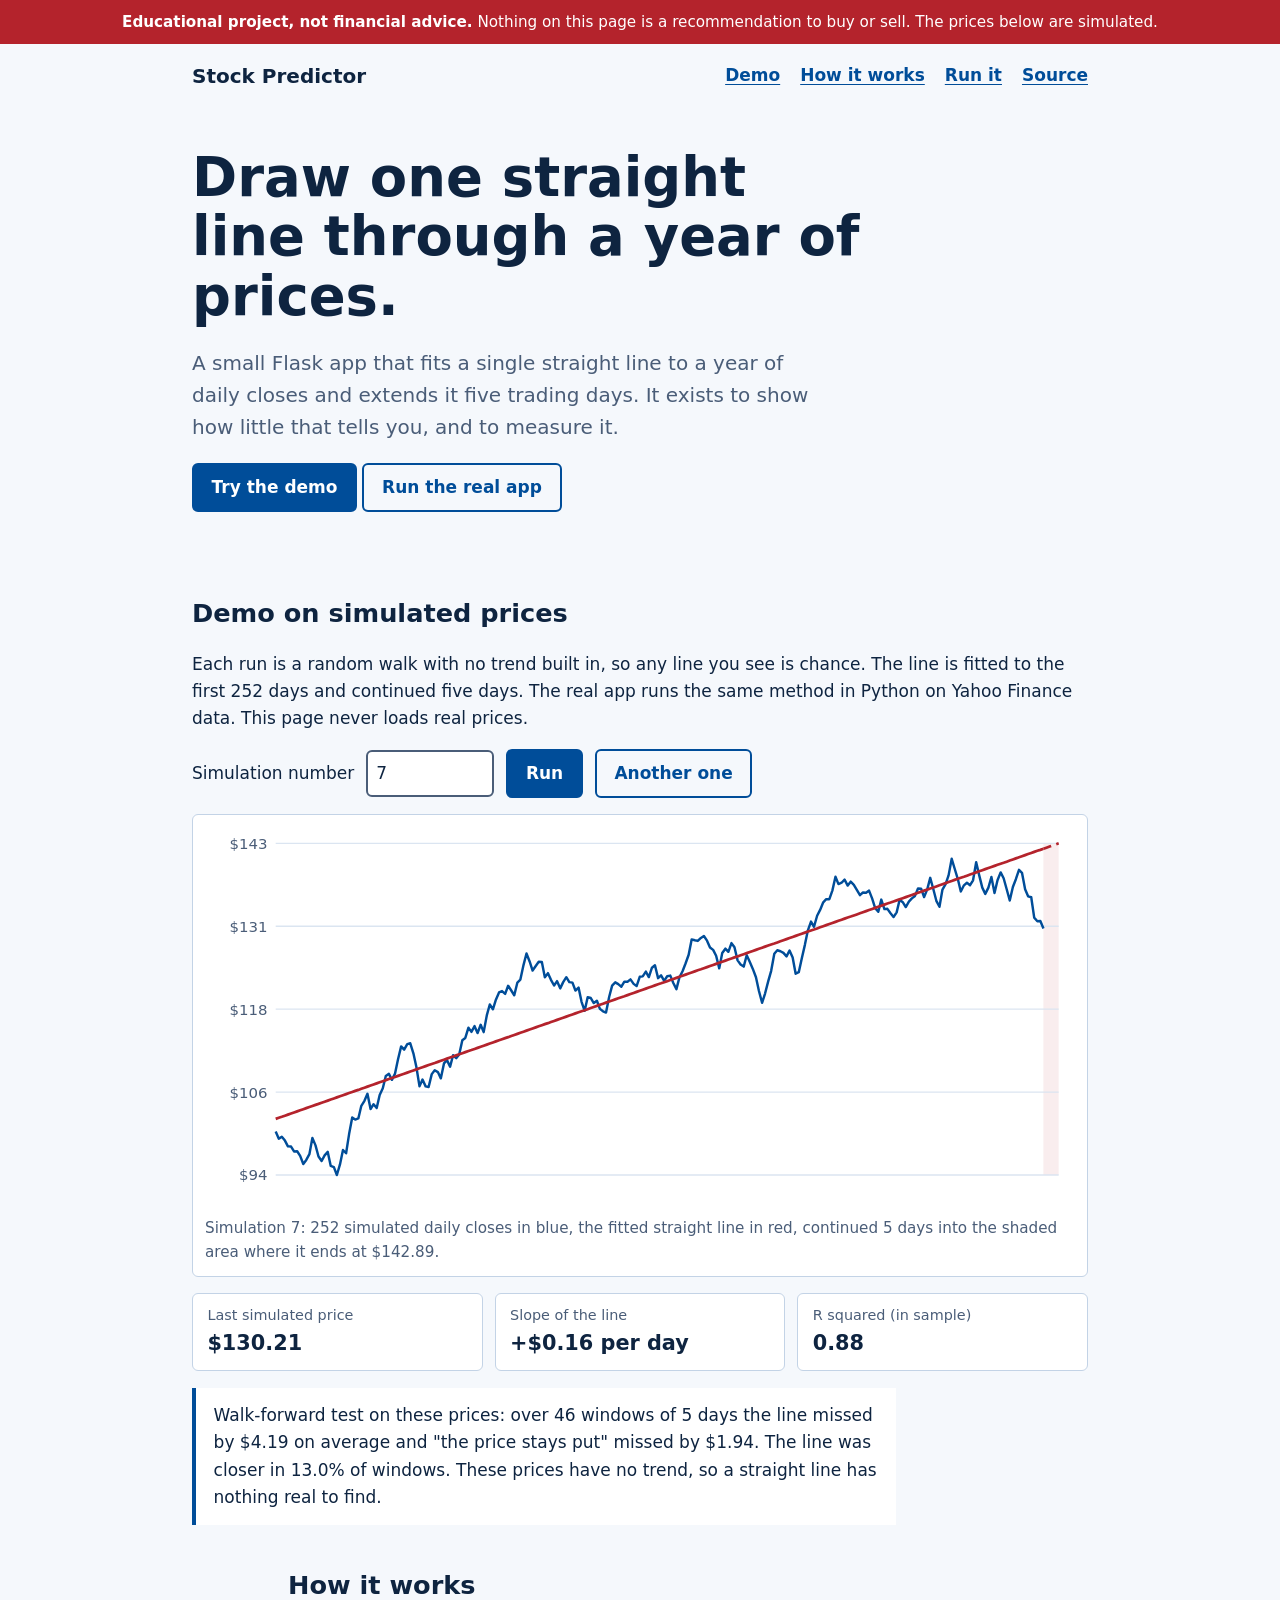
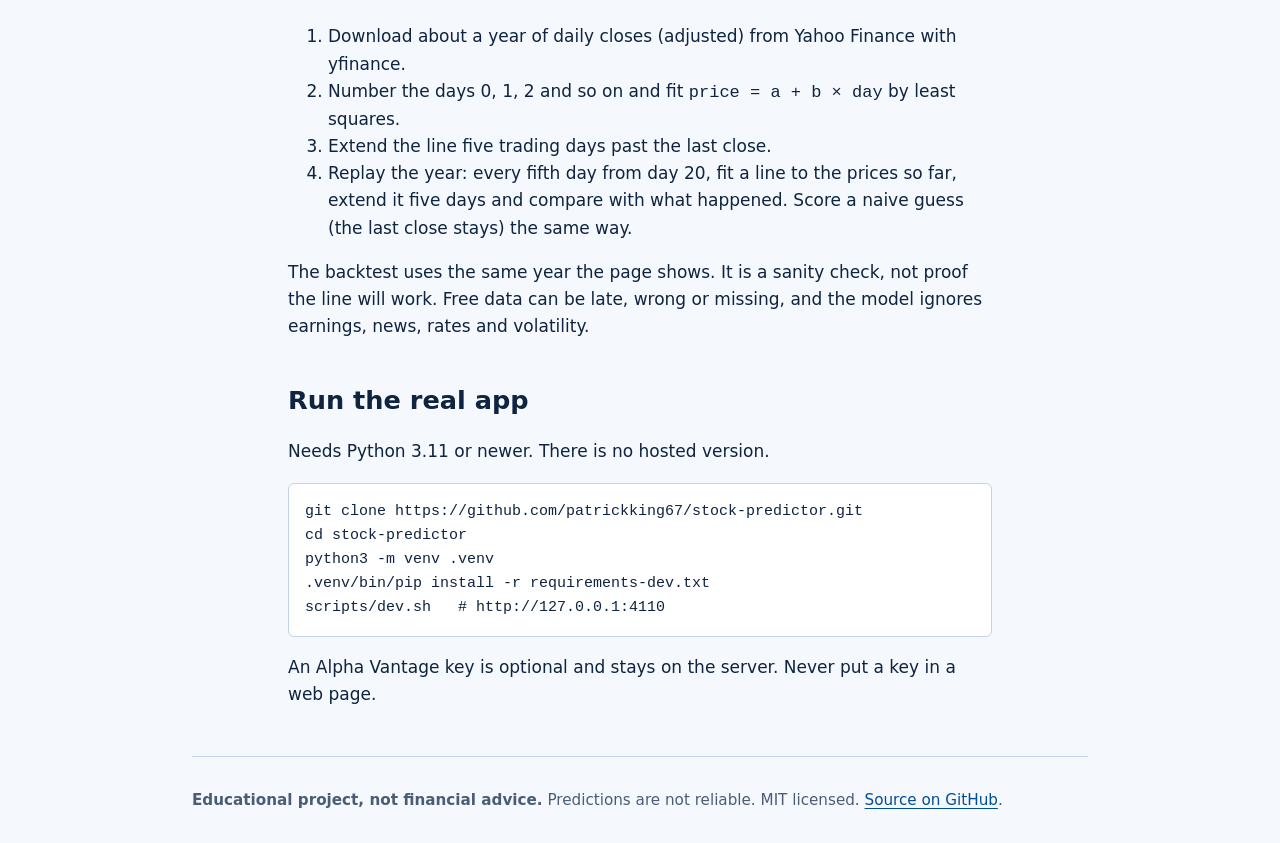
<file: site/index.html>
<!DOCTYPE html>
<html lang="en">
<head>
    <meta charset="utf-8">
    <meta name="viewport" content="width=device-width, initial-scale=1">
    <title>Stock Predictor: one straight line through a year of prices</title>
    <meta name="description" content="An educational demo that fits one straight line to a year of prices and shows, with a walk-forward test, why that is not a forecast. Not financial advice.">
    <meta name="theme-color" content="#004d99">
    <meta property="og:type" content="website">
    <meta property="og:title" content="Stock Predictor: one straight line through a year of prices">
    <meta property="og:description" content="Fit a straight line to simulated prices and test it against a naive guess. Educational project, not financial advice.">
    <meta property="og:url" content="https://patrickking67.github.io/stock-predictor/">
    <meta name="twitter:card" content="summary">
    <link rel="icon" href="favicon.svg" type="image/svg+xml">
    <link rel="stylesheet" href="style.css">
</head>
<body>
    <a class="skip-link" href="#main">Skip to content</a>
    <p class="banner" role="note"><strong>Educational project, not financial advice.</strong> Nothing on this page is a recommendation to buy or sell. The prices below are simulated.</p>
    <header class="wrap top">
        <span class="wordmark">Stock Predictor</span>
        <nav aria-label="Main">
            <a href="#demo">Demo</a>
            <a href="#how">How it works</a>
            <a href="#run">Run it</a>
            <a href="https://github.com/patrickking67/stock-predictor">Source</a>
        </nav>
    </header>

    <main id="main">
        <section class="wrap hero" aria-labelledby="title">
            <h1 id="title">Draw one straight line through a year of prices.</h1>
            <p class="lede">A small Flask app that fits a single straight line to a year of daily closes and extends it five trading days. It exists to show how little that tells you, and to measure it.</p>
            <p><a class="button" href="#demo">Try the demo</a> <a class="button ghost" href="#run">Run the real app</a></p>
        </section>

        <section id="demo" class="wrap" aria-labelledby="demo-title">
            <h2 id="demo-title">Demo on simulated prices</h2>
            <p>Each run is a random walk with no trend built in, so any line you see is chance. The line is fitted to the first 252 days and continued five days. The real app runs the same method in Python on Yahoo Finance data. This page never loads real prices.</p>
            <form id="demo-form" class="controls">
                <label for="seed">Simulation number</label>
                <input id="seed" name="seed" type="number" min="1" max="999999" value="7" inputmode="numeric">
                <button type="submit">Run</button>
                <button type="button" id="again">Another one</button>
            </form>
            <figure class="chart-paper">
                <svg id="chart" viewBox="0 0 640 280" role="img" aria-labelledby="chart-caption"></svg>
                <figcaption id="chart-caption">Loading the demo.</figcaption>
            </figure>
            <noscript><p class="callout">The demo needs JavaScript. The real app does not.</p></noscript>
            <dl class="facts" id="facts" aria-live="polite"></dl>
            <p id="backtest-text" class="backtest" aria-live="polite"></p>
        </section>

        <section id="how" class="wrap prose" aria-labelledby="how-title">
            <h2 id="how-title">How it works</h2>
            <ol>
                <li>Download about a year of daily closes (adjusted) from Yahoo Finance with yfinance.</li>
                <li>Number the days 0, 1, 2 and so on and fit <code>price = a + b &times; day</code> by least squares.</li>
                <li>Extend the line five trading days past the last close.</li>
                <li>Replay the year: every fifth day from day 20, fit a line to the prices so far, extend it five days and compare with what happened. Score a naive guess (the last close stays) the same way.</li>
            </ol>
            <p>The backtest uses the same year the page shows. It is a sanity check, not proof the line will work. Free data can be late, wrong or missing, and the model ignores earnings, news, rates and volatility.</p>
        </section>

        <section id="run" class="wrap prose" aria-labelledby="run-title">
            <h2 id="run-title">Run the real app</h2>
            <p>Needs Python 3.11 or newer. There is no hosted version.</p>
<pre><code>git clone https://github.com/patrickking67/stock-predictor.git
cd stock-predictor
python3 -m venv .venv
.venv/bin/pip install -r requirements-dev.txt
scripts/dev.sh   # http://127.0.0.1:4110</code></pre>
            <p>An Alpha Vantage key is optional and stays on the server. Never put a key in a web page.</p>
        </section>
    </main>

    <footer class="wrap foot">
        <p><strong>Educational project, not financial advice.</strong> Predictions are not reliable. MIT licensed. <a href="https://github.com/patrickking67/stock-predictor">Source on GitHub</a>.</p>
    </footer>
    <script type="module" src="demo.js"></script>
</body>
</html>
</file>
<file: site/style.css>
/* Graph paper, blue ink for prices, red pen for the straight line. System fonts, no external requests. */
:root {
    --paper: #f5f8fc;
    --surface: #ffffff;
    --ink: #0e2440;
    --muted: #4a5d78;
    --brand: #004d99;
    --red: #b4232c;
    --grid: #dbe5f1;
    --grid-strong: #c3d3e6;
    --zone: rgba(180, 35, 44, 0.08);
    --font: "Atkinson Hyperlegible Next", "Atkinson Hyperlegible", system-ui, -apple-system, "Segoe UI", sans-serif;
}

@media (prefers-color-scheme: dark) {
    :root {
        --paper: #0b1626;
        --surface: #12233a;
        --ink: #e8eef7;
        --muted: #a9b8cc;
        --brand: #7db4f5;
        --red: #ff8a92;
        --grid: #1f3350;
        --grid-strong: #2d4668;
        --zone: rgba(255, 138, 146, 0.1);
    }
}

*, *::before, *::after { box-sizing: border-box; }

body {
    margin: 0;
    background: var(--paper);
    color: var(--ink);
    font: 1.0625rem/1.6 var(--font);
    font-variant-numeric: tabular-nums;
}

.wrap { width: min(100% - 2rem, 56rem); margin-inline: auto; }
a { color: var(--brand); text-underline-offset: 0.18em; }
:focus-visible { outline: 3px solid var(--red); outline-offset: 2px; }

.skip-link { position: absolute; left: 1rem; top: -3rem; padding: 0.5rem 0.75rem; background: var(--surface); color: var(--ink); z-index: 10; }
.skip-link:focus { top: 1rem; }

.banner { margin: 0; padding: 0.6rem 1rem; text-align: center; background: var(--red); color: #fff; font-size: 0.95rem; }
@media (prefers-color-scheme: dark) { .banner { background: #5a1a20; color: #ffe3e5; } }

.top { display: flex; flex-wrap: wrap; justify-content: space-between; align-items: center; gap: 0.5rem 1.5rem; padding-block: 1rem; }
.wordmark { font-weight: 800; font-size: 1.25rem; }
.top nav { display: flex; flex-wrap: wrap; gap: 0.25rem 1.25rem; }
.top nav a { font-weight: 600; }

.hero { padding-block: 2.5rem 1.5rem; }
h1 { font-size: clamp(2rem, 1.3rem + 3.2vw, 3.4rem); line-height: 1.1; margin: 0 0 1rem; max-width: 18ch; }
h2 { font-size: 1.6rem; margin: 2.5rem 0 0.75rem; }
.lede { font-size: 1.25rem; color: var(--muted); max-width: 40rem; }

.button, button {
    display: inline-block; font: inherit; font-weight: 700; cursor: pointer;
    padding: 0.55rem 1.1rem; border-radius: 6px; border: 2px solid var(--brand);
    background: var(--brand); color: #fff; text-decoration: none;
}
@media (prefers-color-scheme: dark) { .button, button { color: #0b1626; } }
.button.ghost, #again { background: transparent; color: var(--brand); }

.controls { display: flex; flex-wrap: wrap; align-items: center; gap: 0.5rem 0.75rem; margin-block: 1rem; }
input[type="number"] { font: inherit; width: 8rem; padding: 0.5rem; background: var(--surface); color: var(--ink); border: 2px solid var(--muted); border-radius: 6px; }

.chart-paper { margin: 0; padding: 0.75rem; background: var(--surface); border: 1px solid var(--grid-strong); border-radius: 6px; }
#chart { display: block; width: 100%; height: auto; }
#chart .grid { stroke: var(--grid); stroke-width: 1; }
#chart .tick { fill: var(--muted); font-size: 11px; }
#chart .zone { fill: var(--zone); }
#chart .price { fill: none; stroke: var(--brand); stroke-width: 1.8; stroke-linejoin: round; }
#chart .fit { fill: none; stroke: var(--red); stroke-width: 2; }
#chart .fit.future { stroke-dasharray: 6 4; }
figcaption { margin-top: 0.5rem; color: var(--muted); font-size: 0.95rem; }

.facts { display: grid; grid-template-columns: repeat(auto-fit, minmax(12rem, 1fr)); gap: 0.75rem; margin: 1rem 0; }
.facts div { background: var(--surface); border: 1px solid var(--grid-strong); border-radius: 6px; padding: 0.6rem 0.9rem; }
.facts dt { color: var(--muted); font-size: 0.9rem; }
.facts dd { margin: 0; font-size: 1.3rem; font-weight: 700; }

.backtest { max-width: 44rem; padding: 0.9rem 1.1rem; background: var(--surface); border-left: 4px solid var(--brand); }
.prose { max-width: 44rem; }
.callout { padding: 0.75rem 1rem; background: var(--surface); border-left: 4px solid var(--red); }
pre { overflow-x: auto; padding: 1rem; background: var(--surface); border: 1px solid var(--grid-strong); border-radius: 6px; font-size: 0.9375rem; }
code { font-family: ui-monospace, SFMono-Regular, Menlo, monospace; }
.foot { margin-block: 3rem 2rem; padding-top: 1rem; border-top: 1px solid var(--grid-strong); color: var(--muted); font-size: 0.95rem; }
@media (prefers-reduced-motion: reduce) { * { scroll-behavior: auto !important; } }
</file>
